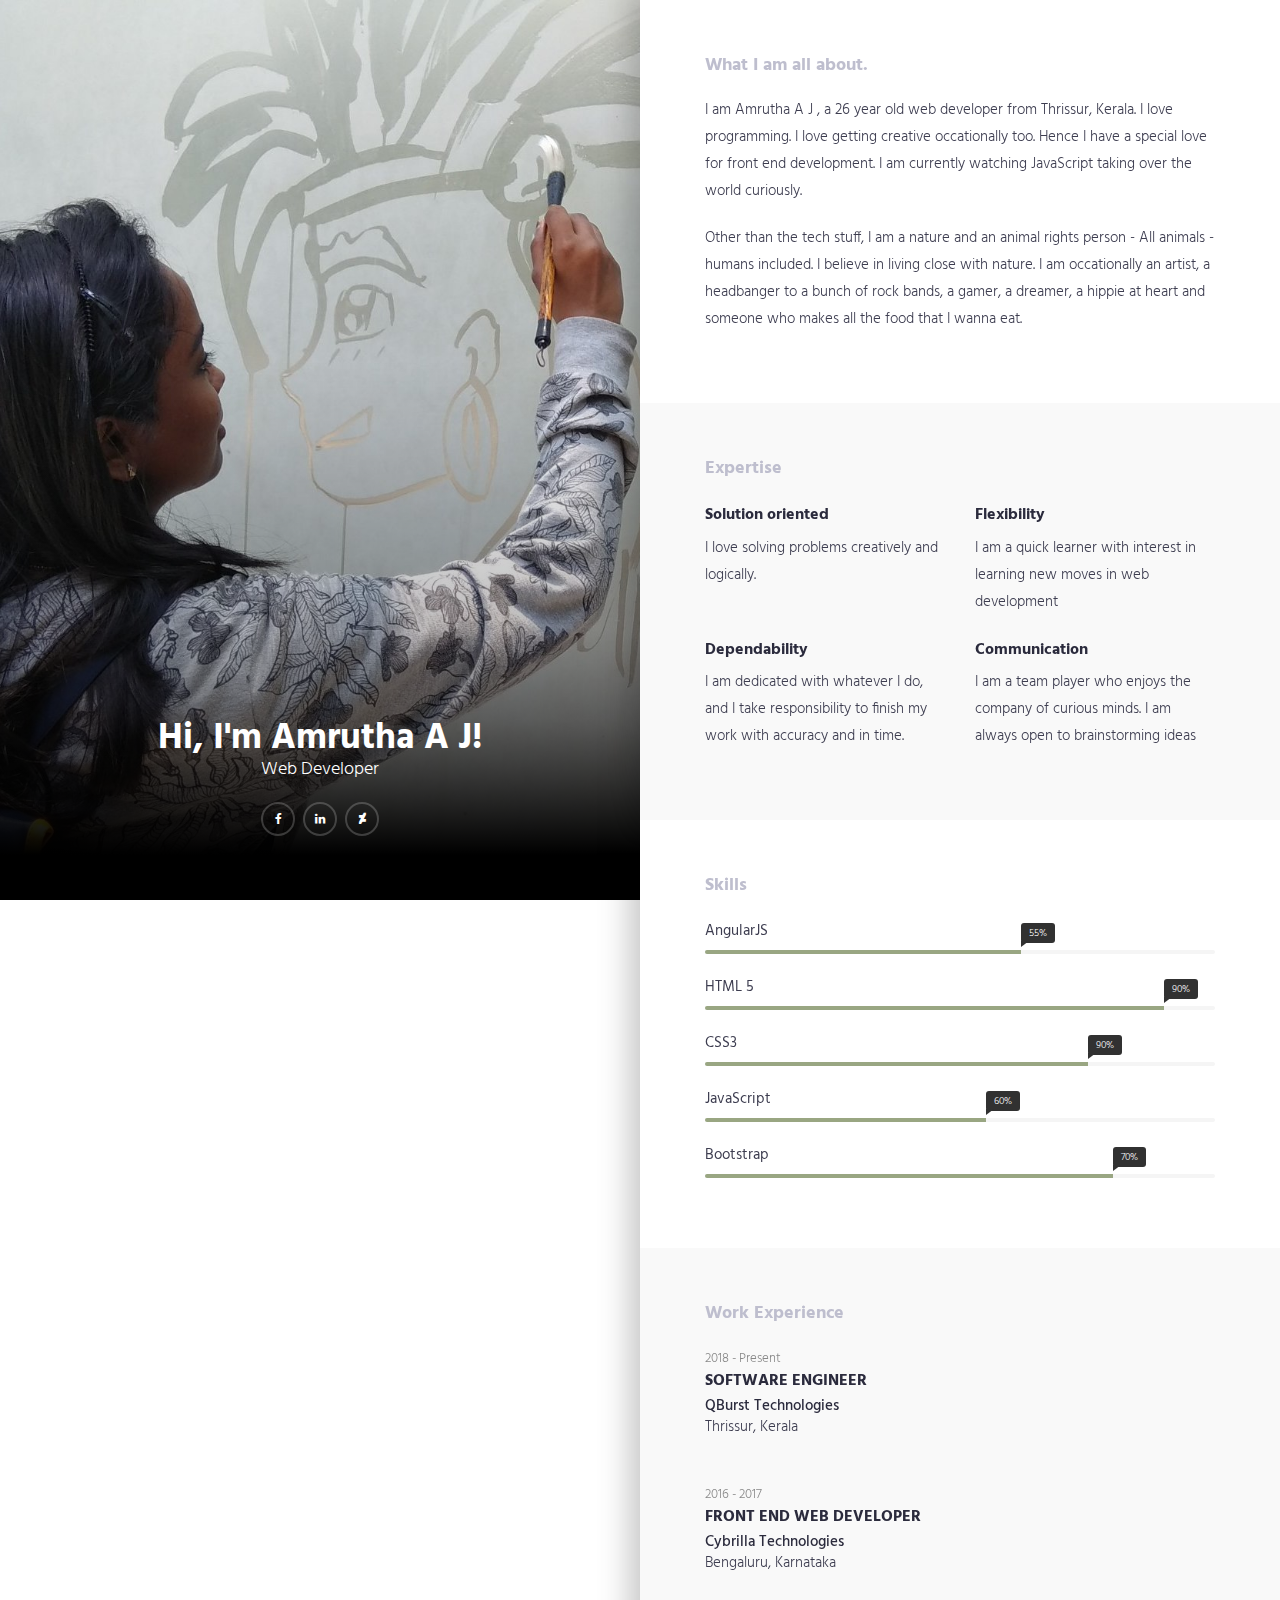
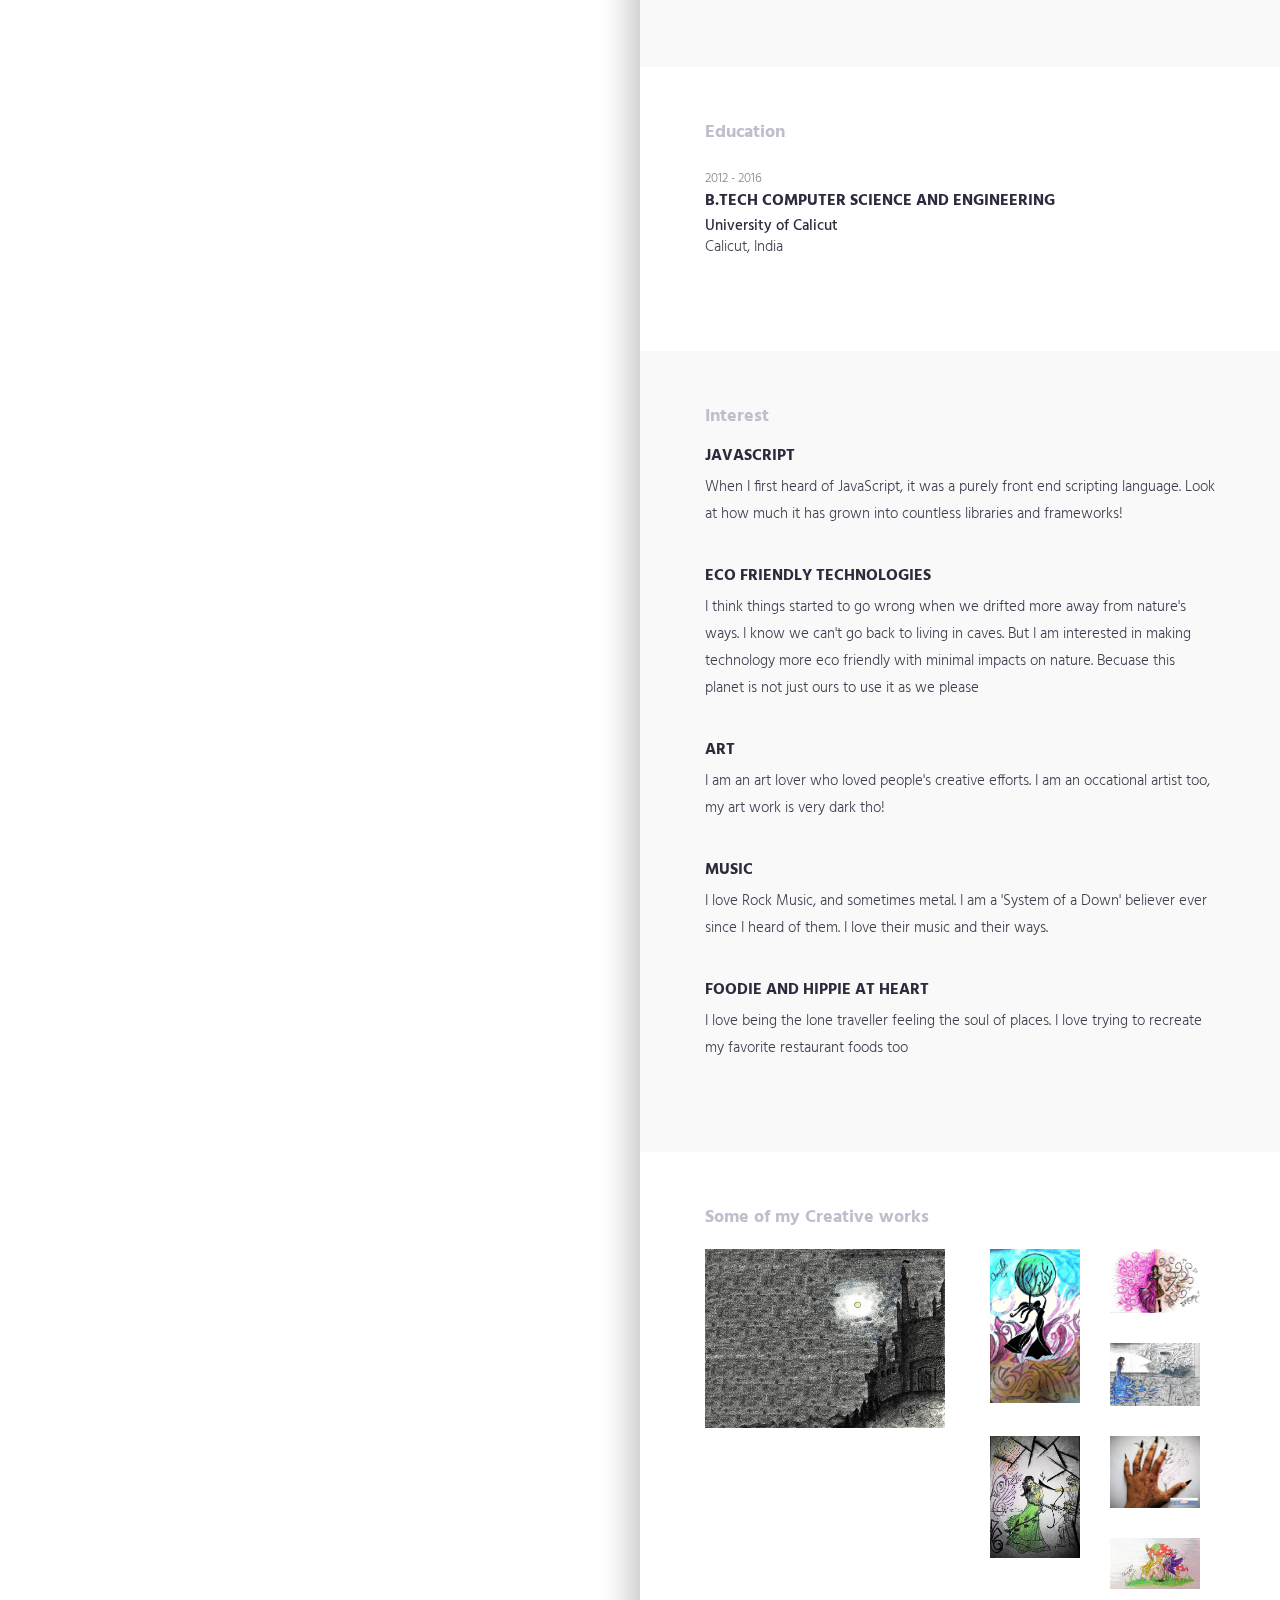
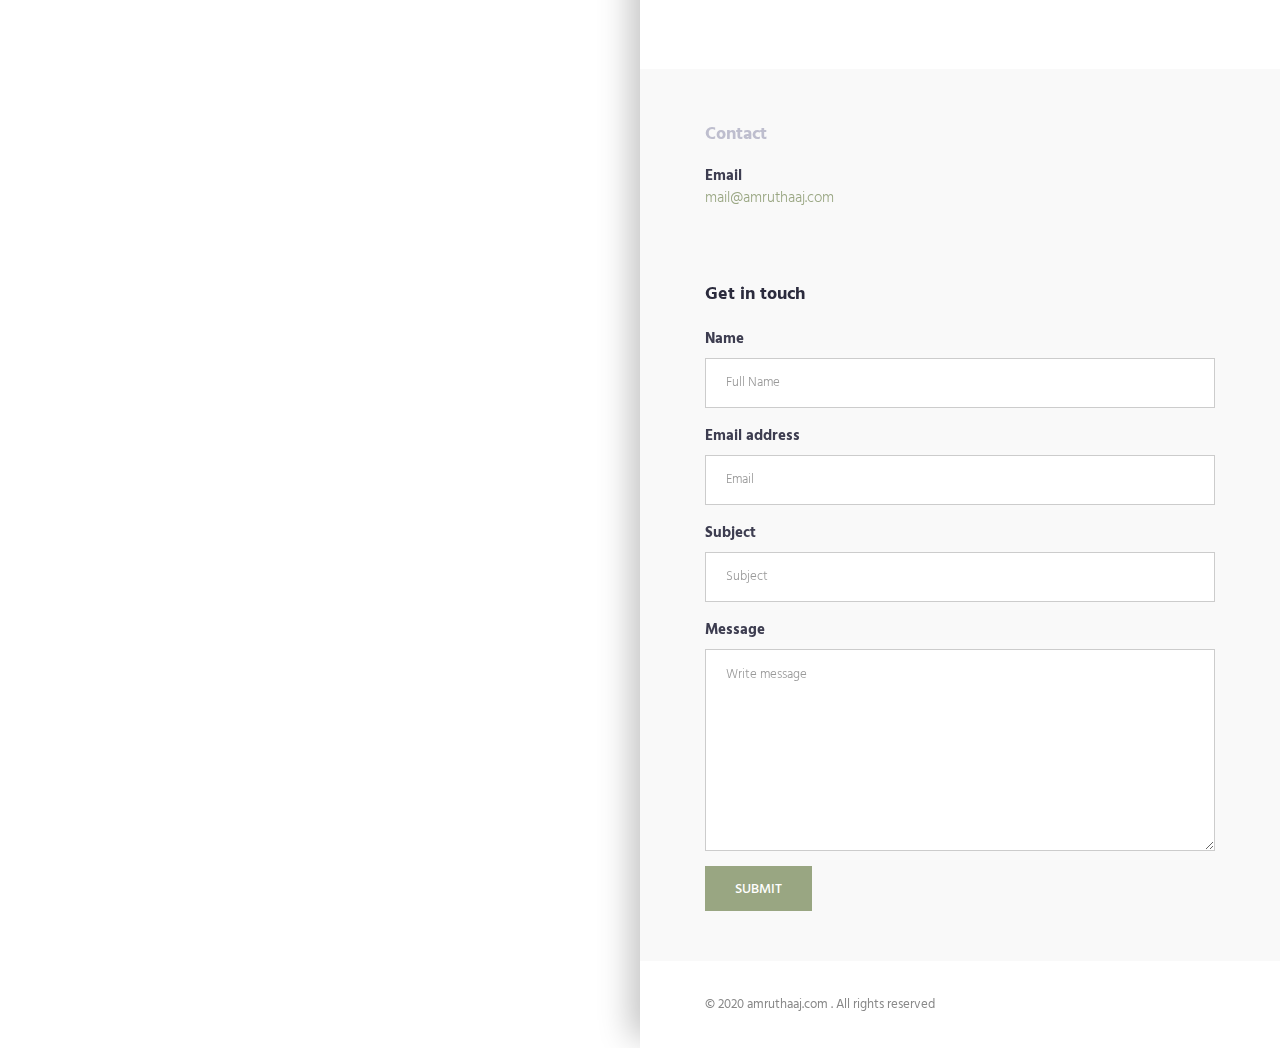
<file: index.html>
<!DOCTYPE html>
<html>
<head>
    <meta charset="utf-8">
    <meta http-equiv="X-UA-Compatible" content="IE=edge">
    <meta name="viewport" content="width=device-width, initial-scale=1">
    <title>Amrutha AJ</title>

    <!-- favicon -->
    <link href="favicon.png" rel=icon>

    <!-- web-fonts -->
    <link href="https://fonts.googleapis.com/css?family=Hind:300,400,500,600,700" rel="stylesheet">

    <!-- font-awesome -->
    <link href="css/font-awesome.min.css" rel="stylesheet">

    <!-- Bootstrap -->
    <link href="css/bootstrap.min.css" rel="stylesheet">

    <!-- Style CSS -->
    <link href="css/style.css" rel="stylesheet">

    <!-- HTML5 shim and Respond.js for IE8 support of HTML5 elements and media queries -->
    <!-- WARNING: Respond.js doesn't work if you view the page via file:// -->
    <!--[if lt IE 9]>
    <script src="https://oss.maxcdn.com/html5shiv/3.7.2/html5shiv.min.js"></script>
    <script src="https://oss.maxcdn.com/respond/1.4.2/respond.min.js"></script>
    <![endif]-->
    
    <!-- ReCaptcha to avoid spam submissions in basin form -->
    <script src="https://www.google.com/recaptcha/api.js" async defer></script>
</head>
<body id="page-top" data-spy="scroll" data-target=".navbar">
<div id="main-wrapper">
<!-- Page Preloader -->
<div id="preloader">
    <div id="status">
        <div class="status-mes"></div>
    </div>
</div>

<div class="columns-block">
<div class="left-col-block blocks">
    <header class="header">
        <div class="content text-center">
            <h1>Hi, I'm Amrutha A J!</h1>

            <p class="lead">Web Developer</p>
            <ul class="social-icon">
                <li><a href="https://www.facebook.com/a.j.amrutha"><i class="fa fa-facebook" aria-hidden="true"></i></a></li>
                <li><a href="https://www.linkedin.com/in/amruthaaj/"><i class="fa fa-linkedin" aria-hidden="true"></i></a></li>
                <li><a href="https://www.deviantart.com/blaringpsylence"><i class="fa fa-deviantart" aria-hidden="true"></i></a></li>
            </ul>
        </div>
        <div class="profile-img"></div>
    </header>
    <!-- .header-->
</div>


<div class="right-col-block blocks">
<section class="intro section-wrapper">
    <div class="container-fluid">
        <div class="row">
            <div class="col-md-12">
                <div class="section-title">
                    <h2>What I am all about.</h2>
                </div>
            </div>
            <div class="col-md-12">
                <p>
                    I am Amrutha A J , a 26 year old web developer from Thrissur, Kerala.
                    I love programming. I love getting creative occationally too. Hence I have a special 
                    love for front end development. I am currently watching
                    JavaScript taking over the world curiously.
                </p>

                <p>
                    Other than the tech stuff, I am a nature and an animal rights person - All
                    animals - humans included. I believe in living close with nature. I am occationally an artist,
                    a headbanger to a bunch of rock bands, a gamer, a dreamer, a hippie at heart and someone who makes 
                    all the food that I wanna eat.
                </p>
            </div>
        </div>
    </div>
</section>


<section class="expertise-wrapper section-wrapper gray-bg">
    <div class="container-fluid">
        <div class="row">
            <div class="col-md-12">
                <div class="section-title">
                    <h2>Expertise</h2>
                </div>
            </div>
        </div>
        <!-- .row -->

        <div class="row">
            <div class="col-md-6">
                <div class="expertise-item">
                    <h3>Solution oriented</h3>

                    <p>
                        I love solving problems creatively and logically.
                    </p>
                </div>
            </div>
            <div class="col-md-6">
                <div class="expertise-item">
                    <h3>Flexibility</h3>

                    <p>
                        I am a quick learner with interest in learning new moves in web development
                    </p>
                </div>
            </div>
        </div>
        <!-- .row -->
        <div class="row">
            <div class="col-md-6">
                <div class="expertise-item">
                    <h3>Dependability</h3>

                    <p>
                        I am dedicated with whatever I do, and I take responsibility to finish my work with accuracy and in time.
                    </p>
                </div>
            </div>

            <div class="col-md-6">
                <div class="expertise-item">
                    <h3>Communication</h3>

                    <p>
                        I am a team player who enjoys the company of curious minds. I am always open to brainstorming ideas</p>
                </div>
            </div>
        </div>
        <!-- .row -->
    </div>
    <!--.container-fluid-->
</section>
<!-- .expertise-wrapper -->

<section class="section-wrapper skills-wrapper">
    <div class="container-fluid">
        <div class="row">
            <div class="col-md-12">
                <div class="section-title">
                    <h2>Skills</h2>
                </div>
            </div>
        </div>
        <!--.row-->
        <div class="row">
            <div class="col-md-12">
                <div class="progress-wrapper">

                    <div class="progress-item">
                        <span class="progress-title">AngularJS</span>

                        <div class="progress">
                            <div class="progress-bar" role="progressbar" aria-valuenow="62" aria-valuemin="0"
                                 aria-valuemax="100" style="width: 62%"><span class="progress-percent"> 55%</span>
                            </div>
                        </div>
                        <!-- .progress -->
                    </div>
                    <!-- .skill-progress -->


                    <div class="progress-item">
                        <span class="progress-title">HTML 5</span>

                        <div class="progress">
                            <div class="progress-bar" role="progressbar" aria-valuenow="90" aria-valuemin="0"
                                 aria-valuemax="100" style="width: 90%"><span class="progress-percent"> 90%</span>
                            </div>
                        </div>
                        <!-- /.progress -->
                    </div>
                    <!-- /.skill-progress -->


                    <div class="progress-item">
                        <span class="progress-title">CSS3</span>

                        <div class="progress">
                            <div class="progress-bar" role="progressbar" aria-valuenow="75" aria-valuemin="0"
                                 aria-valuemax="100" style="width: 75%;"><span class="progress-percent"> 90%</span>
                            </div>
                        </div>
                        <!-- /.progress -->
                    </div>
                    <!-- /.skill-progress -->

                    <div class="progress-item">
                        <span class="progress-title">JavaScript</span>

                        <div class="progress">
                            <div class="progress-bar" role="progressbar" aria-valuenow="55" aria-valuemin="0"
                                 aria-valuemax="100" style="width: 55%;"><span class="progress-percent"> 60%</span>
                            </div>
                        </div>
                        <!-- /.progress -->
                    </div>
                    <!-- /.skill-progress -->
                    <div class="progress-item">
                        <span class="progress-title">Bootstrap</span>

                        <div class="progress">
                            <div class="progress-bar" role="progressbar" aria-valuenow="55" aria-valuemin="0"
                                 aria-valuemax="100" style="width: 80%;"><span class="progress-percent"> 70%</span>
                            </div>
                        </div>
                        <!-- .progress -->
                    </div>
                    <!-- .skill-progress -->

                </div>
                <!-- /.progress-wrapper -->
            </div>
        </div>
        <!--.row -->
    </div>
    <!-- .container-fluid -->
</section>
<!-- .skills-wrapper -->

<section class="section-wrapper section-experience gray-bg">
    <div class="container-fluid">
        <div class="row">
            <div class="col-md-12">
                <div class="section-title"><h2>Work Experience</h2></div>
            </div>
        </div>
        <!--.row-->
        <div class="row">
            <div class="col-md-12">
                <div class="content-item">
                    <small>2018 - Present</small>
                    <h3>Software Engineer</h3>
                    <h4>QBurst Technologies</h4>

                    <p>Thrissur, Kerala</p>
                </div>
                <!-- .experience-item -->
                <div class="content-item">
                    <small>2016 - 2017</small>
                    <h3>Front End Web Developer</h3>
                    <h4>Cybrilla Technologies</h4>

                    <p>Bengaluru, Karnataka</p>
                </div>
            </div>
        </div>
        <!--.row-->
    </div>
    <!-- .container-fluid -->

</section>
<!-- .section-experience -->

<section class="section-wrapper section-education">
    <div class="container-fluid">
        <div class="row">
            <div class="col-md-12">
                <div class="section-title"><h2>Education</h2></div>
            </div>
        </div>
        <!--.row-->
        <div class="row">
            <div class="col-md-12">
                <!-- .experience-item -->
                <div class="content-item">
                    <small>2012 - 2016</small>
                    <h3>B.Tech Computer Science and Engineering</h3>
                    <h4>University of Calicut</h4>

                    <p>Calicut, India</p>
                </div>
                <!-- .experience-item -->
            </div>
        </div>
        <!--.row-->
    </div>
    <!-- .container-fluid -->

</section>
<!-- .section-education -->

<section class="section-wrapper section-interest gray-bg">
    <div class="container-fluid">
        <div class="row">
            <div class="col-md-12">
                <div class="section-title">
                    <h2>Interest</h2>
                </div>
            </div>
        </div>
        <!-- .row -->

        <div class="row">
            <div class="col-md-12">
                <div class="content-item">
                    <h3>JavaScript</h3>

                    <p>When I first heard of JavaScript, it was a purely front end scripting language. Look at how much it has grown into countless libraries and frameworks!
                    </p>
                </div>
                <div class="content-item">
                    <h3>Eco friendly technologies</h3>

                    <p>I think things started to go wrong when we drifted more away from nature's ways. I know we can't go back to living in caves. But I am interested in making technology more eco friendly with minimal impacts on nature. Becuase this planet is not just ours to use it as we please</p>

                </div>
                <div class="content-item">
                    <h3>Art</h3>

                    <p>I am an art lover who loved people's creative efforts. I am an occational artist too, my art work is very dark tho!</p>
                </div>
                <div class="content-item">
                    <h3>Music</h3>

                    <p>I love Rock Music, and sometimes metal. I am a 'System of a Down' believer ever since I heard of them. I love their music and their ways.</p>
                </div>
                <div class="content-item">
                    <h3>Foodie and hippie at heart</h3>

                    <p>I love being the lone traveller feeling the soul of places. I love trying to recreate my favorite restaurant foods too</p>
                </div>
            </div>
        </div>
        <!-- .row -->

    </div>
</section>
<!-- .section-publications -->

<section class="section-wrapper portfolio-section">
    <div class="container-fluid">
        <div class="row">
            <div class="col-md-12">
                <div class="section-title">
                    <h2>Some of my Creative works</h2>
                </div>
            </div>
        </div>
        <div class="row">
            <div class="col-md-6">
                <a class="portfolio-item" href="https://www.deviantart.com/blaringpsylence/art/Mama-702693824">
                    <div class="portfolio-thumb">
                        <img src="img/portfolio-1.jpg" alt="">
                    </div>
                    <!-- portfolio-info -->
                </a>
                <!-- .portfolio-item -->
            </div>
            <div class="col-md-6">
            <div class="col-md-6">
                <a class="portfolio-item" href="https://www.deviantart.com/blaringpsylence/art/Hope-728825952">
                    <div class="portfolio-thumb">
                        <img src="img/portfolio-2.jpg" alt="">
                    </div>
                    <!-- portfolio-info -->
                </a>
                <!-- .portfolio-item -->
            </div>
            <div class="col-md-6">
                <a class="portfolio-item" href="https://www.deviantart.com/blaringpsylence/art/Blurred-Lines-703542722">
                    <div class="portfolio-thumb">
                        <img src="img/portfolio-3.jpg" alt="">
                    </div>
                    <!-- portfolio-info -->
                </a>
                <!-- .portfolio-item -->
            </div>
            <div class="col-md-6">
                <a class="portfolio-item" href="https://www.deviantart.com/blaringpsylence/art/A-Journey-through-time-702818485">
                    <div class="portfolio-thumb">
                        <img src="img/portfolio-4.jpg" alt="">
                    </div>
                    <!-- portfolio-info -->
                </a>
                <!-- .portfolio-item -->
            </div>
            <div class="col-md-6">
                <a class="portfolio-item" href="https://www.deviantart.com/blaringpsylence/art/Mother-791880319">
                    <div class="portfolio-thumb">
                        <img src="img/portfolio-5.jpg" alt="">
                    </div>
                    <!-- portfolio-info -->
                </a>
                <!-- .portfolio-item -->
            </div>
            <div class="col-md-6">
                <a class="portfolio-item" href="https://www.deviantart.com/blaringpsylence/art/Normal-is-relative-huh-703660742">
                    <div class="portfolio-thumb">
                        <img src="img/portfolio-6.jpg" alt="">
                    </div>
                    <!-- portfolio-info -->
                </a>
                <!-- .portfolio-item -->
            </div>
            <div class="col-md-6">
                <a class="portfolio-item" href="https://www.deviantart.com/blaringpsylence/art/Anamika-705779645">
                    <div class="portfolio-thumb">
                        <img src="img/portfolio-7.jpg" alt="">
                    </div>
                    <!-- portfolio-info -->
                </a>
                <!-- .portfolio-item -->
            </div>

        </div>
        <!-- /.row -->
    </div>
</section>
<!-- .portfolio -->

<section class="section-contact section-wrapper gray-bg">
    <div class="container-fluid">
        <div class="row">
            <div class="col-md-12">
                <div class="section-title">
                    <h2>Contact</h2>
                </div>
            </div>
        </div>
        <!--.row-->
        <div class="row">
            <div class="col-md-12">

                <address>
                    <strong>Email</strong><br>
                    <a href="mailto:#">mail@amruthaaj.com</a>
                </address>
            </div>
        </div>
        <!--.row-->
        <div class="row">
            <div class="col-md-12">
                <div class="feedback-form">
                    <h2>Get in touch</h2>

                    <form accept-charset="UTF-8" action="https://usebasin.com/f/5b35a12b66db" method="POST">
                        <div class="form-group">
                            <label for="InputName">Name</label>
                            <input type="text" name="name" required="" class="form-control" id="InputName"
                                   placeholder="Full Name">
                        </div>
                        <div class="form-group">
                            <label for="InputEmail">Email address</label>
                            <input type="email" name="email" required="" class="form-control" id="InputEmail"
                                   placeholder="Email">
                        </div>
                        <div class="form-group">
                            <label for="InputSubject">Subject</label>
                            <input type="text" name="subject" class="form-control" id="InputSubject"
                                   placeholder="Subject">
                        </div>
                        <div class="form-group">
                            <label for="message-text" class="control-label">Message</label>
                            <textarea class="form-control" rows="4" required="" name="message" id="message-text"
                                      placeholder="Write message"></textarea>
                        </div>
                        
                        <div class="g-recaptcha" data-sitekey="6Lew3SMUAAAAAJ82QoS7gqOTkRI_dhYrFy1f7Sqy"></div>

                        <button type="submit" class="btn btn-primary">Submit</button>
                    </form>
                </div>
                <!-- .feedback-form -->


            </div>
        </div>
    </div>
    <!--.container-fluid-->
</section>
<!--.section-contact-->

<footer class="footer">
    <div class="copyright-section">
        <div class="container-fluid">
            <div class="row">
                <div class="col-md-12">
                    <div class="copytext">&copy; 2020 amruthaaj.com . All rights reserved</div>
                </div>
            </div>
            <!--.row-->
        </div>
        <!-- .container-fluid -->
    </div>
    <!-- .copyright-section -->
</footer>
<!-- .footer -->
</div>
<!-- .right-col-block -->
</div>
<!-- .columns-block -->
</div>
<!-- #main-wrapper -->

<!-- jquery -->
<script src="js/jquery-2.1.4.min.js"></script>

<!-- Bootstrap -->
<script src="js/bootstrap.min.js"></script>
<script src="js/scripts.js"></script>
</body>
</html>
</file>
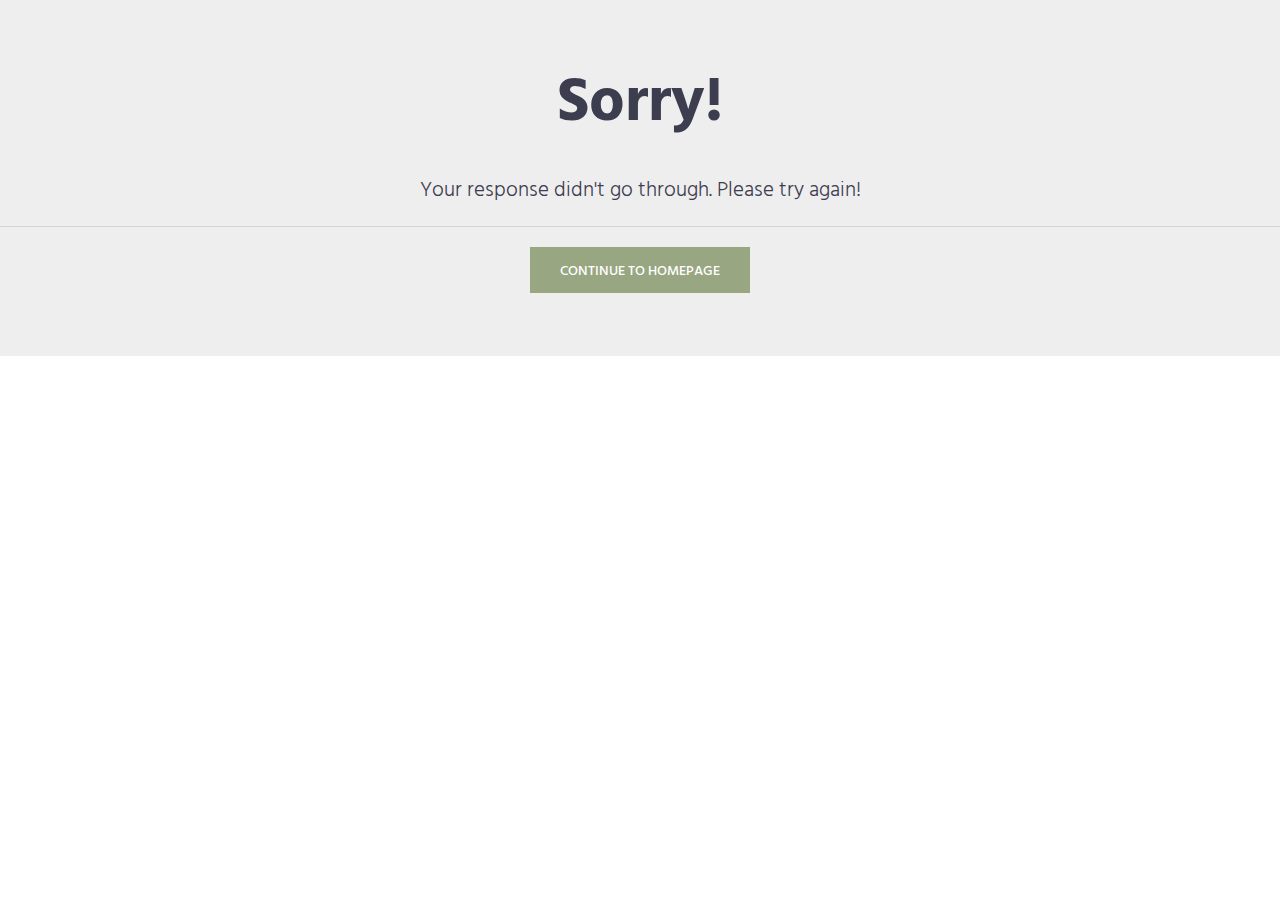
<file: fail.html>
<!DOCTYPE html>
<html class="form-response-template">
  <head>
    <meta charset="utf-8">
    <meta http-equiv="X-UA-Compatible" content="IE=edge">
    <meta name="viewport" content="width=device-width, initial-scale=1">
    <title>Amrutha AJ</title>
    <!-- favicon -->
    <link href="favicon.png" rel=icon>
    <!-- web-fonts -->
    <link href="https://fonts.googleapis.com/css?family=Hind:300,400,500,600,700" rel="stylesheet">
    <!-- font-awesome -->
    <link href="css/font-awesome.min.css" rel="stylesheet">
    <!-- Bootstrap -->
    <link href="css/bootstrap.min.css" rel="stylesheet">
    <!-- Style CSS -->
    <link href="css/style.css" rel="stylesheet">
    <!-- HTML5 shim and Respond.js for IE8 support of HTML5 elements and media queries -->
    <!-- WARNING: Respond.js doesn't work if you view the page via file:// -->
    <!--[if lt IE 9]>
    <script src="https://oss.maxcdn.com/html5shiv/3.7.2/html5shiv.min.js"></script>
    <script src="https://oss.maxcdn.com/respond/1.4.2/respond.min.js"></script>
    <![endif]-->
    <!-- ReCaptcha to avoid spam submissions in basin form -->
    <script src="https://www.google.com/recaptcha/api.js" async defer></script>
  </head>
  <body class="form-response-template" id="page-top" data-spy="scroll" data-target=".navbar">
    <div class="jumbotron text-center">
      <h1 class="display-3">Sorry!</h1>
      <p class="lead">Your response didn't go through. Please try again!</p>
      <hr>
      <p class="lead">
        <a class="btn btn-primary btn-sm" href="/" role="button">Continue to homepage</a>
      </p>
    </div>
    <!-- #main-wrapper -->
    <!-- jquery -->
    <script src="js/jquery-2.1.4.min.js"></script>
    <!-- Bootstrap -->
    <script src="js/bootstrap.min.js"></script>
    <script src="js/scripts.js"></script>
  </body>
</html>
</file>
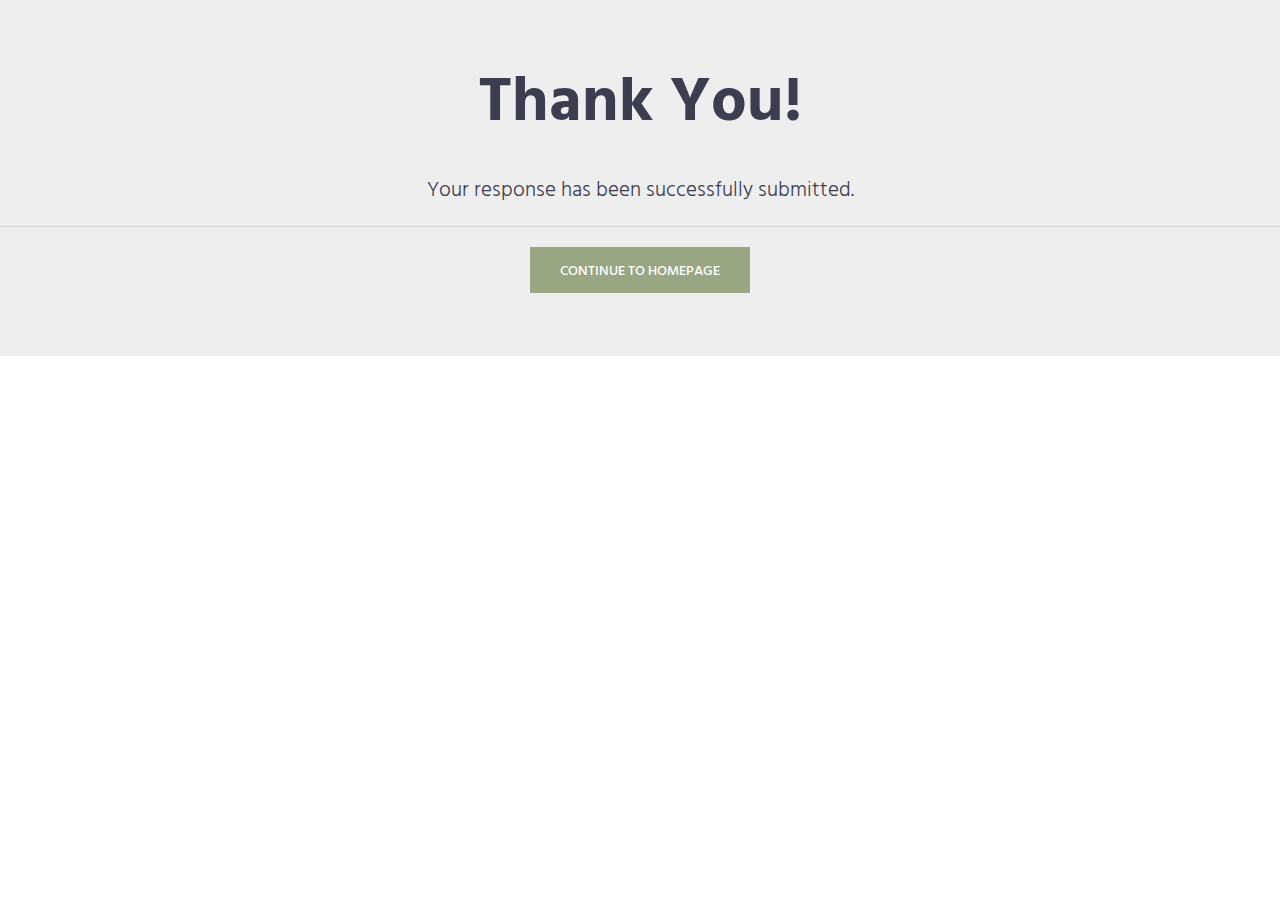
<file: success.html>
<!DOCTYPE html>
<html class="form-response-template">
  <head>
    <meta charset="utf-8">
    <meta http-equiv="X-UA-Compatible" content="IE=edge">
    <meta name="viewport" content="width=device-width, initial-scale=1">
    <title>Amrutha AJ</title>
    <!-- favicon -->
    <link href="favicon.png" rel=icon>
    <!-- web-fonts -->
    <link href="https://fonts.googleapis.com/css?family=Hind:300,400,500,600,700" rel="stylesheet">
    <!-- font-awesome -->
    <link href="css/font-awesome.min.css" rel="stylesheet">
    <!-- Bootstrap -->
    <link href="css/bootstrap.min.css" rel="stylesheet">
    <!-- Style CSS -->
    <link href="css/style.css" rel="stylesheet">
    <!-- HTML5 shim and Respond.js for IE8 support of HTML5 elements and media queries -->
    <!-- WARNING: Respond.js doesn't work if you view the page via file:// -->
    <!--[if lt IE 9]>
    <script src="https://oss.maxcdn.com/html5shiv/3.7.2/html5shiv.min.js"></script>
    <script src="https://oss.maxcdn.com/respond/1.4.2/respond.min.js"></script>
    <![endif]-->
    <!-- ReCaptcha to avoid spam submissions in basin form -->
    <script src="https://www.google.com/recaptcha/api.js" async defer></script>
  </head>
  <body class="form-response-template" id="page-top" data-spy="scroll" data-target=".navbar">
    <div class="jumbotron text-center">
      <h1 class="display-3">Thank You!</h1>
      <p class="lead">Your response has been successfully submitted.</p>
      <hr>
      <p class="lead">
        <a class="btn btn-primary btn-sm" href="/" role="button">Continue to homepage</a>
      </p>
    </div>
    <!-- #main-wrapper -->
    <!-- jquery -->
    <script src="js/jquery-2.1.4.min.js"></script>
    <!-- Bootstrap -->
    <script src="js/bootstrap.min.js"></script>
    <script src="js/scripts.js"></script>
  </body>
</html>
</file>
<file: css/style.css>
/*------------------------------------------------------------------
# [Color codes]

# Body  (text): #3a4750
# Heading Color #444444
# Theme Color (link color) #82b541
# Mid grey (sub header) #f4f4f4
# Background Color #ffffff
# -------------------------------------------------------------------*/

.grecaptcha-badge {
    display: none;
}

body {
    font-family : 'Hind', sans-serif;
    font-size   : 15px;
    line-height : 1.8em;
    color       : #3d3d50;
    font-weight : 300;
    background  : #ffffff;
    }

/* --------------------------------------
 * Global Typography
 *------------------------------------------*/

h1, h2, h3, h4, h5, h6 {
    margin : 0 0 15px;
    color  : #2b2b3d;
    }

h1 {
    font-size   : 26px;
    line-height : 1.8em;
    font-weight : 700;
    }

h2 {
    font-size   : 18px;
    line-height : 1.8em;
    font-weight : 700;
    }

h3 {
    font-size   : 16px;
    line-height : 1.8em;
    font-weight : 500;
    }

h4 {
    font-size   : 15px;
    line-height : 1.8em;
    font-weight : 500;
    }

h5 {
    font-size   : 15px;
    line-height : 1.5em;
    font-weight : 500;
    }

h6 {
    font-size   : 15px;
    line-height : 1.5em;
    }

/* --------------------------------------
 * LINK STYLE
 *------------------------------------------*/
a {
    color              : #99a682;
    text-decoration    : none;
    -webkit-transition : all 0.3s ease 0s;
    -moz-transition    : all 0.3s ease 0s;
    -o-transition      : all 0.3s ease 0s;
    transition         : all 0.3s ease 0s;
    }

a,
a:active,
a:focus,
a:active {
    text-decoration : none;
    outline         : none
    }

a:hover,
a:focus {
    text-decoration : none;
    color           : #99a682;
    }

p {
    margin-bottom : 20px;
    }

ul {
    margin     : 0;
    padding    : 0;
    list-style : none;
    }

/*------------------
 * Button Style
 *------------------*/
.btn {
    padding        : 14px 30px 11px;
    margin-bottom  : 0;
    font-size      : 14px;
    font-weight    : 500;
    border-radius  : 0;
    border         : 0;
    text-transform : uppercase;
    }

.btn-lg {
    font-weight : 700;
    font-size   : 24px;
    padding     : 15px 30px;
    }

/*btn-primary*/
.btn-primary {
    background-color : #99a682;
    }

.btn-primary:hover,
.btn-primary:focus,
.btn-primary:active:focus {
    background : #556b2f;
    }

/*btn-default*/
.btn-default {
    color            : #99a682;
    background-color : transparent;
    border           : 2px solid #99a682;
    }

.btn-default:hover,
.btn-default:focus,
.btn-default:active:focus {
    background   : #99a682;
    color        : #ffffff;
    border-color : #99a682;
    }

button:focus,
.btn:focus,
.btn:active:focus {
    outline : none;
    }

/* --------------------
 * Column Block
 * -------------------*/

.columns-block {
    flex-wrap         : wrap;
    display           : -webkit-box;
    display           : -moz-box;
    display           : -ms-flexbox;
    display           : -webkit-flex;
    display           : flex;
    -webkit-flex-flow : row wrap;
    justify-content   : space-around;
    }

.blocks {
    box-sizing : border-box;
    }

.left-col-block {
    width      : 50%;
    text-align : center;
    overflow   : hidden;
    position   : fixed;
    left       : 0;
    }

.right-col-block {
    width      : 50%;
    position   : absolute;
    right      : 0;
    box-shadow : -10px -10px 30px rgba(0, 0, 0, 0.23);
    }

@media (max-width : 600px) {
    .left-col-block {
        width    : 100%;
        position : relative;
        }

    .right-col-block {
        width      : 100%;
        position   : relative;
        box-shadow : none;
        }
    }

/* --------------------
 * Section Background
 * -------------------*/

.gray-bg {
    background-color : #f9f9f9;
    }

/* --------------------
 *  main Wrapper
 * -------------------*/
#main-wrapper {
    background : #ffffff;
    overflow   : hidden;
    }

/*-------------------
 * Section Wrapper
 *-------------------*/
.section-wrapper {
    padding : 50px;
    }

@media (max-width : 480px) {
    .section-wrapper {
        padding : 30px 20px;
        }
    }

/*---------------------------
* Section Title
*---------------------------*/
.section-title {
    margin-bottom : 15px;
    }

.section-title h2 {
    margin-bottom : 5px;
    color         : #bebece;
    }

/*-----------------------------
 * NAVIGATION & HEADER STYLE
 *-------------------------------*/

.header {
    padding        : 0;
    margin         : 0;
    height         : 100vh;
    vertical-align : middle;
    position       : relative;
    }

.header .profile-img {
    position            : absolute;
    top                 : 0;
    left                : 0;
    z-index             : -1;
    width               : 100%;
    height              : 100%;
    background-image    : url(../img/img-profile.jpg);
    background-size     : cover;
    background-position : center top;
    }

.header .profile-img:before {
    content    : "";
    position   : absolute;
    left       : 0;
    top        : 0;
    right      : 0;
    bottom     : 0;
    background : linear-gradient(
            0deg,
            rgba(0, 0, 0, 1) 5%,
            rgba(0, 0, 0, .5) 20%,
            rgba(0, 0, 0, .25) 30%,
            transparent 60%,
            transparent 100%
    );

    }

.header .content {
    position : absolute;
    bottom   : 0;
    left     : 0;
    right    : 0;
    width    : 100%;
    margin   : 0 auto;
    padding  : 10%;
    }

.header .content h1 {
    font-size   : 36px;
    color       : #ffffff;
    line-height : 1;
    margin      : 0;
    }

.header .content p {
    font-size : 18px;
    color     : #ffffff;
    }

.header .btn {
    margin-top : 40px;
    }

.header .content .social-icon {
    margin  : 0;
    padding : 0;
    display : block;
    }

.header .content .social-icon li {
    display : inline-block;
    margin  : 0 2px;
    }

.header .content .social-icon li a {
    display       : block;
    font-size     : 12px;
    color         : #ffffff;
    width         : 34px;
    height        : 34px;
    line-height   : 33px;
    text-align    : center;
    border-radius : 100%;
    border        : 2px solid rgba(255, 255, 255, .2);
    }

.header .content .social-icon li a:hover {
    border-color : #ffffff;
    }

@media (max-width : 600px) {
    .header .profile-img {
        z-index : 1;
        }

    .header .content {
        z-index : 2;
        }
    }

/*-------------------
 * Intro
 *-------------------*/

.intro {
    }

/*-------------------
 * Expertise
 *-------------------*/
.expertise-item {
    margin-bottom : 20px;
    }

.expertise-item h3 {
    margin-bottom : 5px;
    font-weight   : 700;
    }

/*-------------------
 * Skills Progressbar
 *-------------------*/

.progress-item {
    position : relative;
    }

.progress-item .progress-title {
    font-size     : 15px;
    font-weight   : 400;
    display       : inline-block;
    margin-bottom : 5px;
    }

.progress-item .progress {
    height        : 4px;
    box-shadow    : none;
    border-radius : 5px;
    }

.progress-item .progress-bar {
    background-color : #99a682;
    box-shadow       : none;
    text-align       : right;
    }

.progress-item .progress-percent {
    font-size        : 10px;
    background-color : #313131;
    position         : absolute;
    top              : 5px;
    padding          : 0 8px;
    border-radius    : 3px;
    }

.progress-item .progress-percent::before {
    content      : "";
    position     : absolute;
    left         : 0;
    bottom       : -4px;
    border-top   : 6px solid #313131;
    border-right : 8px solid transparent;
    }

/*-------------------
 * Portfolio
 *-------------------*/

.portfolio-item {
    position      : relative;
    display       : block;
    margin-bottom : 30px;
    }

.portfolio-item .portfolio-thumb img {
    height    : auto;
    display   : block;
    max-width : 100%;
    }

.portfolio-item .portfolio-info {
    position   : absolute;
    bottom     : 0;
    padding    : 30px 15px 5px;
    width      : 100%;
    background : -webkit-linear-gradient(
            top,
            transparent 0%,
            rgba(0, 0, 0, 0.5) 100%
    );
    }

.portfolio-item .portfolio-info h3 {
    margin      : 0;
    line-height : 1;
    color       : #ffffff;
    }

.portfolio-item .portfolio-info small {
    color : #ffffff;
    }

.portfolio-item:hover .portfolio-info {
    background : -webkit-linear-gradient(
            top,
            transparent 0%,
            rgba(42, 84, 245, 0.5) 100%
    );
    }

/*-------------------
 * Content Item
 *-------------------*/

.content-item {
    margin-bottom : 40px;
    }

.content-item h3 {
    margin         : 0 0 10px;
    line-height    : 1;
    font-weight    : bold;
    text-transform : uppercase;
    }

.content-item h4 {
    margin      : 0;
    line-height : 1;
    }

.content-item small {
    color : #888888;
    }

/*-------------------
 * Contact
 *-------------------*/

.feedback-form {
    margin-top : 50px;
    }

/*-------------------
 * Form Style
 *-------------------*/
.form-control {
    height        : 50px;
    padding       : 0 20px;
    font-size     : 13px;
    line-height   : 50px;
    color         : #969595;
    border        : 1px solid #cccccc;
    border-radius : 0;
    box-shadow    : none;
    box-sizing    : border-box;
    }

.form-control:focus,
.form-control:active {
    box-shadow : none;
    }

/* --------------------------------------------
 *   Footer
 *---------------------------------------------- */

/* Copyright */

.footer {
    padding : 30px 50px;
    }

.footer .copyright-section {
    font-size : 13px;
    color     : #888888;

    }

.footer .copyright-section .copytext {
    font-weight : 400;
    display     : block;
    }

@media (max-width : 480px) {
    .footer {
        padding : 10px 20px;
        }
    }

/* ====================
 * Preloader
 * ====================*/
#preloader {
    background : #99a682;
    bottom     : 0;
    left       : 0;
    position   : fixed;
    right      : 0;
    top        : 0;
    z-index    : 9999;
    }

#status,
.status-mes {
    background-image    : url(../img/puff.svg);
    background-position : center;
    background-repeat   : no-repeat;
    height              : 200px;
    left                : 50%;
    margin              : -100px 0 0 -100px;
    position            : absolute;
    top                 : 50%;
    width               : 200px;
    }

.status-mes {
    background : none;
    left       : 0;
    margin     : 0;
    text-align : center;
    top        : 65%;
    }
</file>
